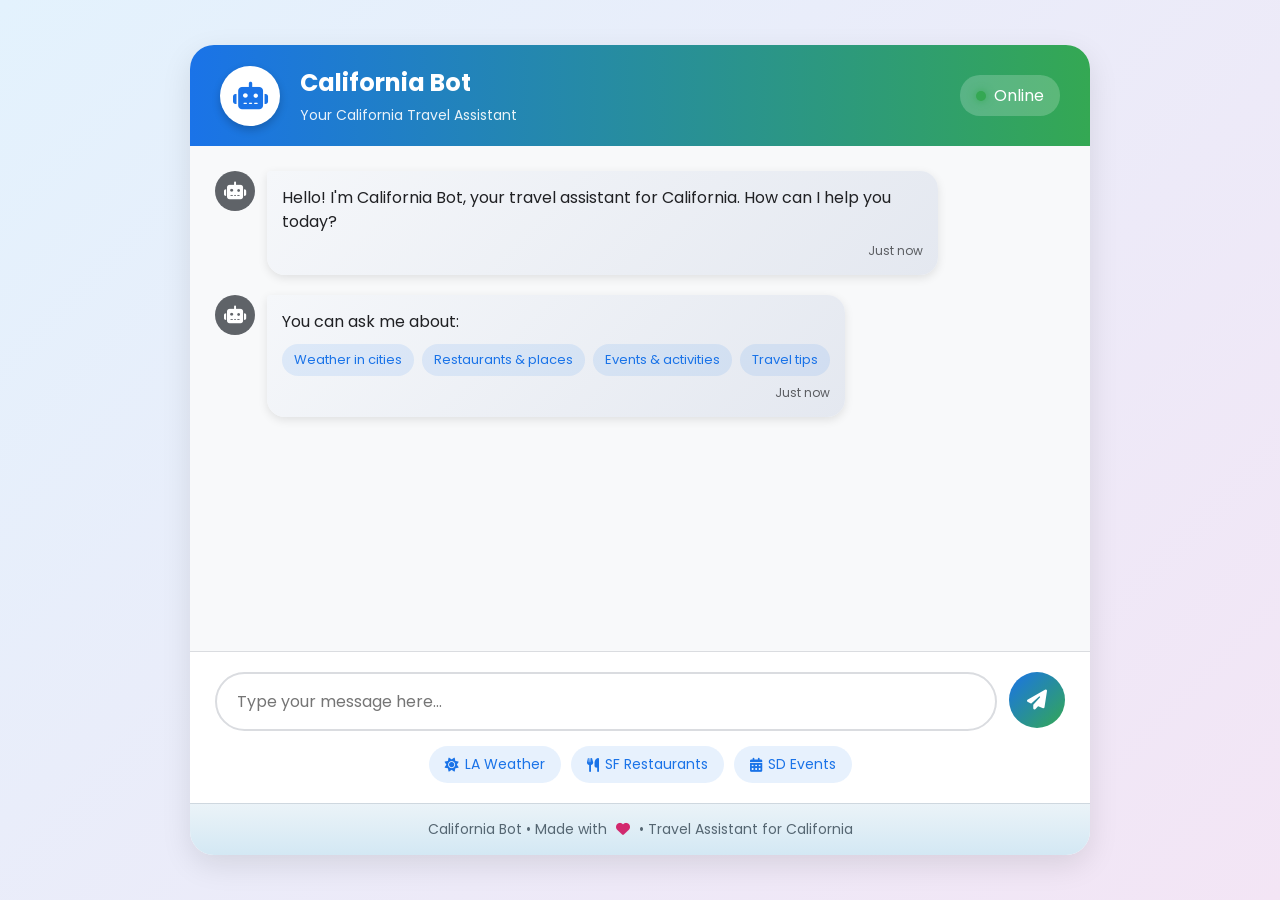
<file: Student-Projects/group23/frontend/index.html>
<!DOCTYPE html>
<html lang="en" dir="ltr">
<head>
    <!-- ===================================================== -->
    <!-- CALIFORNIA TRAVEL ASSISTANT - CHAT INTERFACE -->
    <!-- ===================================================== -->
    <!-- Main HTML file for the California Travel Assistant chat interface -->
    <!-- 
    Structure:
    1. Head: Meta tags, title, and external dependencies
    2. Body: 
        - Container: Main wrapper
        - Decorative Stickers: California-themed visual elements
        - Chat Header: Bot identity and status
        - Chat Container: Message display and input area
        - Footer: Copyright and branding
    
    External Dependencies:
    - Font Awesome 6.4.0: Icons library
    - Google Fonts (Poppins): Typography
    - Socket.IO 4.7.2: Real-time communication
    - style.css: Custom stylesheet
    - script.js: Main application logic
    
    Last Updated: 2024-12-28
    -->
    <meta charset="UTF-8">
    <meta name="viewport" content="width=device-width, initial-scale=1.0">
    <title>California Bot - Travel Assistant</title>
    <link rel="stylesheet" href="style.css">
    <link rel="stylesheet" href="https://cdnjs.cloudflare.com/ajax/libs/font-awesome/6.4.0/css/all.min.css">
    <link rel="preconnect" href="https://fonts.googleapis.com">
    <link rel="preconnect" href="https://fonts.gstatic.com" crossorigin>
    <link href="https://fonts.googleapis.com/css2?family=Poppins:wght@300;400;500;600;700&display=swap" rel="stylesheet">
</head>
<body>
    <!-- MAIN CONTAINER - Wraps entire chat interface -->
    <div class="container">
        <!-- DECORATIVE STICKERS - California theme visual elements -->
        <div class="palm-tree sticker" id="palm-tree"></div>
        <div class="sun sticker" id="sun"></div>
        <div class="sea sticker" id="sea"></div>
        
        <!-- CHAT HEADER - Bot identity and status display -->
        <header class="chat-header">
            <div class="header-content">
                <div class="bot-avatar">
                    <i class="fas fa-robot"></i>
                </div>
                <div class="header-text">
                    <h1>California Bot</h1>
                    <p class="subtitle">Your California Travel Assistant</p>
                </div>
                <div class="status-indicator">
                    <div class="status-dot online"></div>
                    <span>Online</span>
                </div>
            </div>
        </header>
        
        <!-- CHAT MESSAGES SECTION - Main conversation area -->
        <div class="chat-container">
            <!-- MESSAGES DISPLAY - Where chat messages appear -->
            <div class="chat-messages" id="chat-messages">
                <!-- WELCOME MESSAGE - Initial bot greeting -->
                <div class="message bot-message">
                    <div class="message-avatar">
                        <i class="fas fa-robot"></i>
                    </div>
                    <div class="message-content">
                        <div class="message-text">
                            Hello! I'm California Bot, your travel assistant for California. How can I help you today?
                        </div>
                        <div class="message-time">Just now</div>
                    </div>
                </div>
                
                <!-- SUGGESTED TOPICS - Quick action suggestions -->
                <div class="message bot-message">
                    <div class="message-avatar">
                        <i class="fas fa-robot"></i>
                    </div>
                    <div class="message-content">
                        <div class="message-text">
                            You can ask me about:
                            <div class="suggestions">
                                <span class="suggestion-tag">Weather in cities</span>
                                <span class="suggestion-tag">Restaurants & places</span>
                                <span class="suggestion-tag">Events & activities</span>
                                <span class="suggestion-tag">Travel tips</span>
                            </div>
                        </div>
                        <div class="message-time">Just now</div>
                    </div>
                </div>
            </div>
            
            <!-- TYPING INDICATOR - Shows when bot is "typing" -->
            <div class="typing-indicator" id="typing-indicator">
                <div class="typing-dots">
                    <span class="dot"></span>
                    <span class="dot"></span>
                    <span class="dot"></span>
                </div>
                <span class="typing-text">California Bot is typing...</span>
            </div>
            
            <!-- MESSAGE INPUT - User input area and quick actions -->
            <div class="message-input-container">
                <div class="input-wrapper">
                    <input type="text" id="message-input" placeholder="Type your message here..." autocomplete="off">
                    <button id="send-button">
                        <i class="fas fa-paper-plane"></i>
                    </button>
                </div>
                <div class="quick-actions">
                    <button class="quick-action-btn" data-message="What's the weather in Los Angeles?">
                        <i class="fas fa-sun"></i> LA Weather
                    </button>
                    <button class="quick-action-btn" data-message="Find restaurants in San Francisco">
                        <i class="fas fa-utensils"></i> SF Restaurants
                    </button>
                    <button class="quick-action-btn" data-message="Events in San Diego">
                        <i class="fas fa-calendar-alt"></i> SD Events
                    </button>
                </div>
            </div>
        </div>
        
        <!-- FOOTER - Copyright and branding -->
        <footer class="chat-footer">
            <p>California Bot • Made with <i class="fas fa-heart"></i> • Travel Assistant for California</p>
        </footer>
    </div>
    
    <!-- EXTERNAL SCRIPTS -->
    <script src="https://cdn.socket.io/4.7.2/socket.io.min.js"></script>
    <script src="script.js"></script>
</body>
</html>
</file>
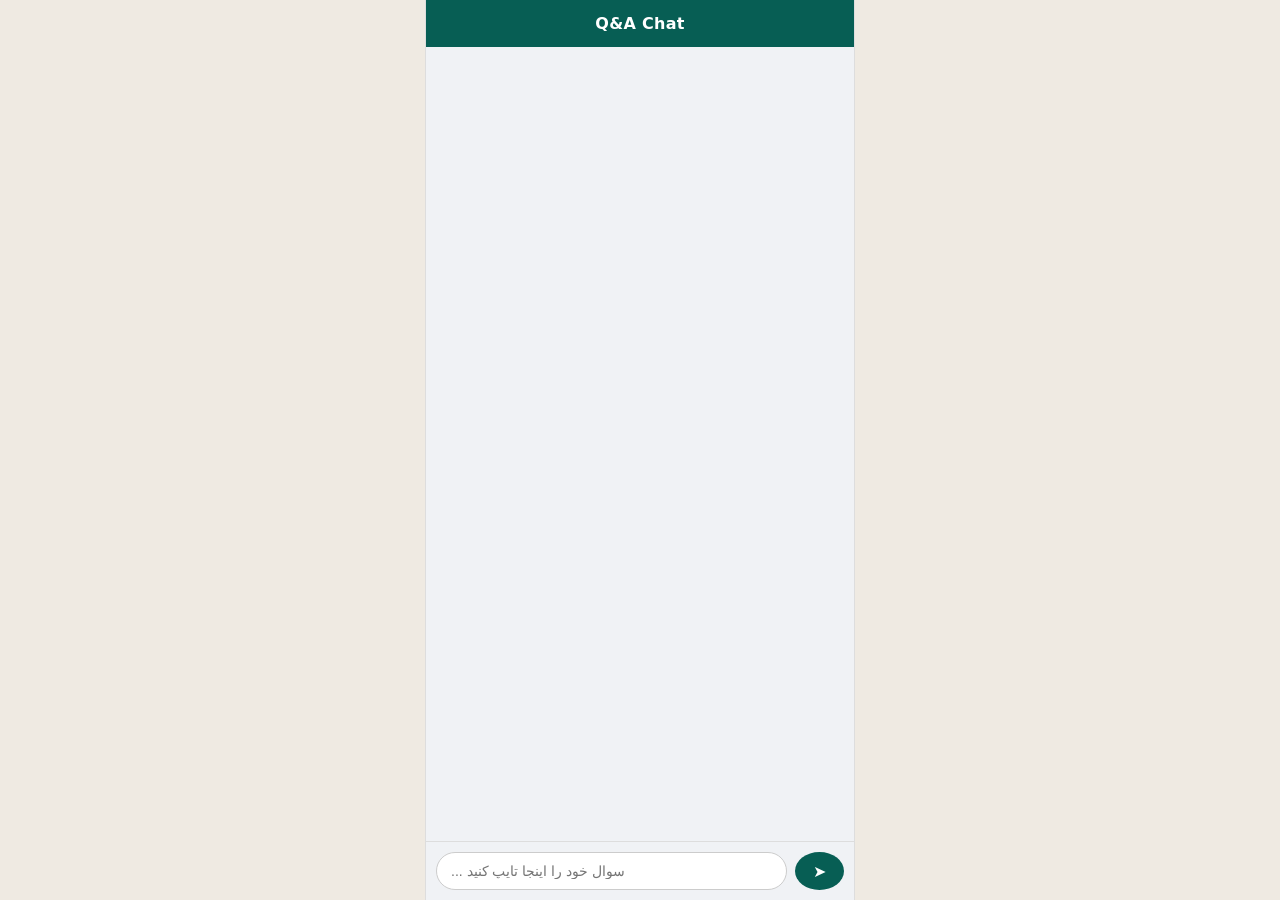
<file: Student-Projects/group20/templates/chat.html>
<!DOCTYPE html>
<html lang="fa">
  <head>
    <meta charset="UTF-8" />
    <title>Q&A Chat</title>

    <style>
      * {
        box-sizing: border-box; /* Ensure padding/border included in element width */
      }

      body {
        margin: 0;
        font-family: system-ui, -apple-system, BlinkMacSystemFont, "Segoe UI",
          Tahoma, sans-serif;
        background: #efeae2;
        height: 100vh;
        display: flex;
        justify-content: center; /* Center the chat container horizontally */
      }

      .chat-container {
        width: 100%;
        max-width: 430px;
        height: 100vh;
        background: #f0f2f5;
        display: flex;
        flex-direction: column; /* Stack header, messages, input vertically */
        border-left: 1px solid #ddd;
        border-right: 1px solid #ddd;
      }

      .chat-header {
        background: #075e54;
        color: #fff;
        padding: 14px;
        font-weight: 600;
        text-align: center;
        letter-spacing: 0.3px;
      }

      #chat-box {
        flex: 1; /* Take up remaining vertical space */
        padding: 16px;
        overflow-y: auto; /* Enable vertical scrolling */
        display: flex;
        flex-direction: column;
        gap: 10px; /* Space between messages */
      }

      .message {
        max-width: 75%;
        padding: 10px 14px;
        border-radius: 8px;
        font-size: 14px;
        line-height: 1.4;
        word-wrap: break-word;
      }

      .user {
        align-self: flex-end; /* Align user messages to the right */
        background: #dcf8c6;
        border-bottom-right-radius: 2px;
      }

      .bot {
        align-self: flex-start; /* Align bot messages to the left */
        background: #ffffff;
        border-bottom-left-radius: 2px;
        box-shadow: 0 1px 1px rgba(0, 0, 0, 0.08);
      }

      .chat-input {
        display: flex;
        padding: 10px;
        background: #f0f2f5;
        border-top: 1px solid #ddd;
      }

      .chat-input input {
        flex: 1; /* Fill remaining horizontal space */
        padding: 10px 14px;
        border-radius: 20px;
        border: 1px solid #ccc;
        outline: none;
        font-size: 14px;
      }

      .chat-input button {
        margin-left: 8px;
        padding: 0 18px;
        border: none;
        border-radius: 50%;
        background: #075e54;
        color: #fff;
        font-size: 16px;
        cursor: pointer;
      }

      .chat-input button:hover {
        background: #064c45;
      }

      /* Scrollbar styling (optional, cleaner look) */
      #chat-box::-webkit-scrollbar {
        width: 6px;
      }

      #chat-box::-webkit-scrollbar-thumb {
        background: rgba(0, 0, 0, 0.2);
        border-radius: 3px;
      }
    </style>
  </head>

  <body>
    <div class="chat-container">
      <!-- Header -->
      <div class="chat-header">Q&A Chat</div>

      <!-- Messages container -->
      <div id="chat-box"></div>

      <!-- Input form -->
      <form id="chat-form" class="chat-input">
        <input
          type="text"
          id="question"
          placeholder="... سوال خود را اینجا تایپ کنید"
          autocomplete="off"
          required
        />
        <button type="submit">➤</button>
      </form>
    </div>

    <script>
      const form = document.getElementById("chat-form");
      const chatBox = document.getElementById("chat-box");
      const input = document.getElementById("question");

      // Function to add a new message to the chat box
      function addMessage(text, className) {
        const div = document.createElement("div");
        div.className = `message ${className}`;
        div.textContent = text;
        chatBox.appendChild(div);
        chatBox.scrollTop = chatBox.scrollHeight; // Scroll to bottom
      }

      // Handle form submission
      form.addEventListener("submit", async (e) => {
        e.preventDefault();

        const question = input.value.trim();
        if (!question) return;

        addMessage(question, "user"); // Show user message
        input.value = "";

        // Send question to backend API
        const response = await fetch("/chat", {
          method: "POST",
          headers: { "Content-Type": "application/json" },
          body: JSON.stringify({ question }),
        });

        const data = await response.json();
        addMessage(data.answer, "bot"); // Show bot response
      });
    </script>
  </body>
</html>
</file>
<file: Student-Projects/group23/frontend/style.css>
/* ===================================================== */
/* CALIFORNIA TRAVEL ASSISTANT - STYLESHEET */
/* ===================================================== */
/* Main CSS file for the chat interface styling
   California-inspired design with modern UI components
   
   Structure:
   1. CSS Variables: Color scheme and design tokens
   2. Base Styles: Global resets and body setup
   3. Container & Layout: Main chat container and positioning
   4. Decorative Elements: Stickers (sun, palm tree, sea)
   5. Chat Components: Header, messages, input area, footer
   6. Message Styles: User and bot message formatting
   7. Animations: Fade-in, bounce, and hover effects
   8. Responsive Design: Mobile adaptations
   9. API Response Styles: Special formatting for data display
   
   Color Palette:
   - Primary Blue: #1a73e8 (California sky)
   - Secondary Green: #34a853 (Nature)
   - Accent Yellow: #fbbc05 (California sun)
   - Palm Green: #2e7d32 (Palm trees)
   - Sea Blue: #0288d1 (Pacific Ocean)
   
*/
:root {
    --primary-color: #1a73e8;
    --secondary-color: #34a853;
    --accent-color: #fbbc05;
    --bot-color: #5f6368;
    --user-color: #1a73e8;
    --background-color: #f8f9fa;
    --chat-bg: #ffffff;
    --shadow-color: rgba(0, 0, 0, 0.1);
    --text-primary: #202124;
    --text-secondary: #5f6368;
    --border-color: #dadce0;
    --palm-green: #2e7d32;
    --sun-yellow: #fbc02d;
    --sea-blue: #0288d1;
}

* {
    margin: 0;
    padding: 0;
    box-sizing: border-box;
    font-family: 'Poppins', sans-serif;
}

body {
    background: linear-gradient(135deg, #e3f2fd 0%, #f3e5f5 100%);
    min-height: 100vh;
    display: flex;
    justify-content: center;
    align-items: center;
    padding: 20px;
    color: var(--text-primary);
}

/* MAIN CONTAINER - Wraps entire chat interface */
.container {
    width: 100%;
    max-width: 900px;
    height: 90vh;
    background-color: var(--chat-bg);
    border-radius: 24px;
    box-shadow: 0 10px 30px var(--shadow-color);
    display: flex;
    flex-direction: column;
    overflow: hidden;
    position: relative;
}

/* DECORATIVE STICKERS - California theme visual elements */
.sticker {
    position: absolute;
    z-index: 1;
    opacity: 0.15;
    pointer-events: none;
}

#palm-tree {
    top: 20px;
    right: 30px;
    width: 120px;
    height: 200px;
    background-color: var(--palm-green);
    clip-path: polygon(50% 0%, 30% 20%, 20% 40%, 30% 60%, 20% 80%, 30% 100%, 70% 100%, 80% 80%, 70% 60%, 80% 40%, 70% 20%);
}

#sun {
    top: 15px;
    left: 40px;
    width: 100px;
    height: 100px;
    background-color: var(--sun-yellow);
    border-radius: 50%;
    box-shadow: 0 0 40px var(--sun-yellow);
}

#sea {
    bottom: 0;
    left: 0;
    right: 0;
    height: 80px;
    background: linear-gradient(to top, var(--sea-blue) 0%, transparent 100%);
}

/* CHAT HEADER - Bot identity and status display */
.chat-header {
    background: linear-gradient(90deg, var(--primary-color) 0%, var(--secondary-color) 100%);
    color: white;
    padding: 20px 30px;
    position: relative;
    z-index: 2;
}

.header-content {
    display: flex;
    align-items: center;
    justify-content: space-between;
}

.bot-avatar {
    width: 60px;
    height: 60px;
    background-color: white;
    border-radius: 50%;
    display: flex;
    align-items: center;
    justify-content: center;
    font-size: 28px;
    color: var(--primary-color);
    box-shadow: 0 4px 8px rgba(0, 0, 0, 0.2);
}

.header-text {
    flex-grow: 1;
    margin-left: 20px;
}

.header-text h1 {
    font-size: 24px;
    font-weight: 700;
    margin-bottom: 5px;
}

.header-text .subtitle {
    font-size: 14px;
    opacity: 0.9;
}

.status-indicator {
    display: flex;
    align-items: center;
    background-color: rgba(255, 255, 255, 0.2);
    padding: 8px 16px;
    border-radius: 20px;
}

.status-dot {
    width: 10px;
    height: 10px;
    border-radius: 50%;
    margin-right: 8px;
}

.status-dot.online {
    background-color: #34a853;
    box-shadow: 0 0 8px #34a853;
}

/* CHAT CONTAINER - Main conversation area */
.chat-container {
    flex-grow: 1;
    display: flex;
    flex-direction: column;
    overflow: hidden;
    position: relative;
    z-index: 2;
}

.chat-messages {
    flex-grow: 1;
    padding: 25px;
    overflow-y: auto;
    background-color: var(--background-color);
    display: flex;
    flex-direction: column;
    gap: 20px;
}

/* MESSAGE STYLES - Formatting for chat messages */
.message {
    display: flex;
    max-width: 85%;
    animation: fadeIn 0.3s ease;
}

@keyframes fadeIn {
    from { opacity: 0; transform: translateY(10px); }
    to { opacity: 1; transform: translateY(0); }
}

.bot-message {
    align-self: flex-start;
}

.user-message {
    align-self: flex-end;
    flex-direction: row-reverse;
}

.message-avatar {
    width: 40px;
    height: 40px;
    border-radius: 50%;
    display: flex;
    align-items: center;
    justify-content: center;
    font-size: 18px;
    flex-shrink: 0;
}

.bot-message .message-avatar {
    background-color: var(--bot-color);
    color: white;
    margin-right: 12px;
}

.user-message .message-avatar {
    background-color: var(--user-color);
    color: white;
    margin-left: 12px;
}

.message-content {
    background-color: white;
    border-radius: 18px;
    padding: 15px;
    box-shadow: 0 3px 10px var(--shadow-color);
    max-width: 100%;
}

.bot-message .message-content {
    border-top-left-radius: 4px;
    background: linear-gradient(135deg, #f5f7fa 0%, #e4e8f0 100%);
}

.user-message .message-content {
    border-top-right-radius: 4px;
    background: linear-gradient(135deg, var(--user-color) 0%, #6ab0ff 100%);
    color: white;
}

.message-text {
    font-size: 16px;
    line-height: 1.5;
    margin-bottom: 8px;
    word-wrap: break-word;
}

.user-message .message-text {
    color: white;
}

.message-time {
    font-size: 12px;
    opacity: 0.7;
    text-align: right;
}

.user-message .message-time {
    text-align: left;
    color: rgba(255, 255, 255, 0.8);
}

.suggestions {
    display: flex;
    flex-wrap: wrap;
    gap: 8px;
    margin-top: 10px;
}

.suggestion-tag {
    background-color: rgba(26, 115, 232, 0.1);
    color: var(--primary-color);
    padding: 6px 12px;
    border-radius: 16px;
    font-size: 13px;
    cursor: pointer;
    transition: all 0.2s;
}

.suggestion-tag:hover {
    background-color: rgba(26, 115, 232, 0.2);
}

/* TYPING INDICATOR - Shows when bot is "typing" */
.typing-indicator {
    display: none;
    align-items: center;
    padding: 15px 25px;
    background-color: white;
    border-top: 1px solid var(--border-color);
}

.typing-indicator.active {
    display: flex;
}

.typing-dots {
    display: flex;
    margin-right: 12px;
}

.dot {
    width: 8px;
    height: 8px;
    border-radius: 50%;
    background-color: var(--bot-color);
    margin: 0 3px;
    animation: bounce 1.4s infinite ease-in-out both;
}

.dot:nth-child(1) {
    animation-delay: -0.32s;
}

.dot:nth-child(2) {
    animation-delay: -0.16s;
}

@keyframes bounce {
    0%, 80%, 100% {
        transform: translateY(0);
    }
    40% {
        transform: translateY(-10px);
    }
}

.typing-text {
    font-size: 14px;
    color: var(--text-secondary);
}

/* MESSAGE INPUT - User input area and quick actions */
.message-input-container {
    padding: 20px 25px;
    background-color: white;
    border-top: 1px solid var(--border-color);
}

.input-wrapper {
    display: flex;
    margin-bottom: 15px;
}

#message-input {
    flex-grow: 1;
    padding: 15px 20px;
    border: 2px solid var(--border-color);
    border-radius: 50px;
    font-size: 16px;
    outline: none;
    transition: all 0.3s;
}

#message-input:focus {
    border-color: var(--primary-color);
    box-shadow: 0 0 0 3px rgba(26, 115, 232, 0.1);
}

#send-button {
    width: 56px;
    height: 56px;
    background: linear-gradient(135deg, var(--primary-color) 0%, var(--secondary-color) 100%);
    color: white;
    border: none;
    border-radius: 50%;
    margin-left: 12px;
    font-size: 20px;
    cursor: pointer;
    transition: all 0.3s;
    display: flex;
    align-items: center;
    justify-content: center;
}

#send-button:hover {
    transform: scale(1.05);
    box-shadow: 0 5px 15px rgba(26, 115, 232, 0.3);
}

.quick-actions {
    display: flex;
    justify-content: center;
    gap: 10px;
    flex-wrap: wrap;
}

.quick-action-btn {
    background-color: rgba(26, 115, 232, 0.1);
    color: var(--primary-color);
    border: none;
    padding: 8px 16px;
    border-radius: 20px;
    font-size: 14px;
    cursor: pointer;
    transition: all 0.3s;
    display: flex;
    align-items: center;
    gap: 6px;
}

.quick-action-btn:hover {
    background-color: rgba(26, 115, 232, 0.2);
    transform: translateY(-2px);
}

/* FOOTER - Copyright and branding */
.chat-footer {
    padding: 15px;
    text-align: center;
    background-color: var(--background-color);
    color: var(--text-secondary);
    font-size: 14px;
    border-top: 1px solid var(--border-color);
}

.chat-footer i {
    color: #e91e63;
    margin: 0 5px;
}

/* RESPONSIVE DESIGN - Mobile adaptations */
@media (max-width: 768px) {
    .container {
        height: 95vh;
        border-radius: 16px;
    }
    
    .chat-header {
        padding: 15px 20px;
    }
    
    .bot-avatar {
        width: 50px;
        height: 50px;
        font-size: 24px;
    }
    
    .header-text h1 {
        font-size: 20px;
    }
    
    .chat-messages {
        padding: 15px;
    }
    
    .message {
        max-width: 95%;
    }
    
    .message-content {
        padding: 12px;
    }
    
    .message-input-container {
        padding: 15px;
    }
    
    #palm-tree {
        width: 80px;
        height: 150px;
        right: 15px;
    }
    
    #sun {
        width: 70px;
        height: 70px;
        left: 20px;
    }
}

/* API RESPONSE STYLING - Special formatting for data display */
.api-response {
    margin-top: 10px;
    padding: 10px;
    border-radius: 10px;
    background-color: rgba(255, 255, 255, 0.7);
}

.weather-info {
    display: flex;
    align-items: center;
    gap: 10px;
    margin-bottom: 5px;
}

.weather-icon {
    font-size: 24px;
}

.weather-temp {
    font-size: 20px;
    font-weight: bold;
}

.place-list {
    list-style-type: none;
    padding-left: 0;
}

.place-item {
    padding: 8px 0;
    border-bottom: 1px solid rgba(0, 0, 0, 0.1);
}

.place-item:last-child {
    border-bottom: none;
}

.event-item {
    padding: 8px 0;
    border-bottom: 1px solid rgba(0, 0, 0, 0.1);
}

.event-item:last-child {
    border-bottom: none;
}

.event-date {
    font-size: 12px;
    color: var(--text-secondary);
}
</file>
